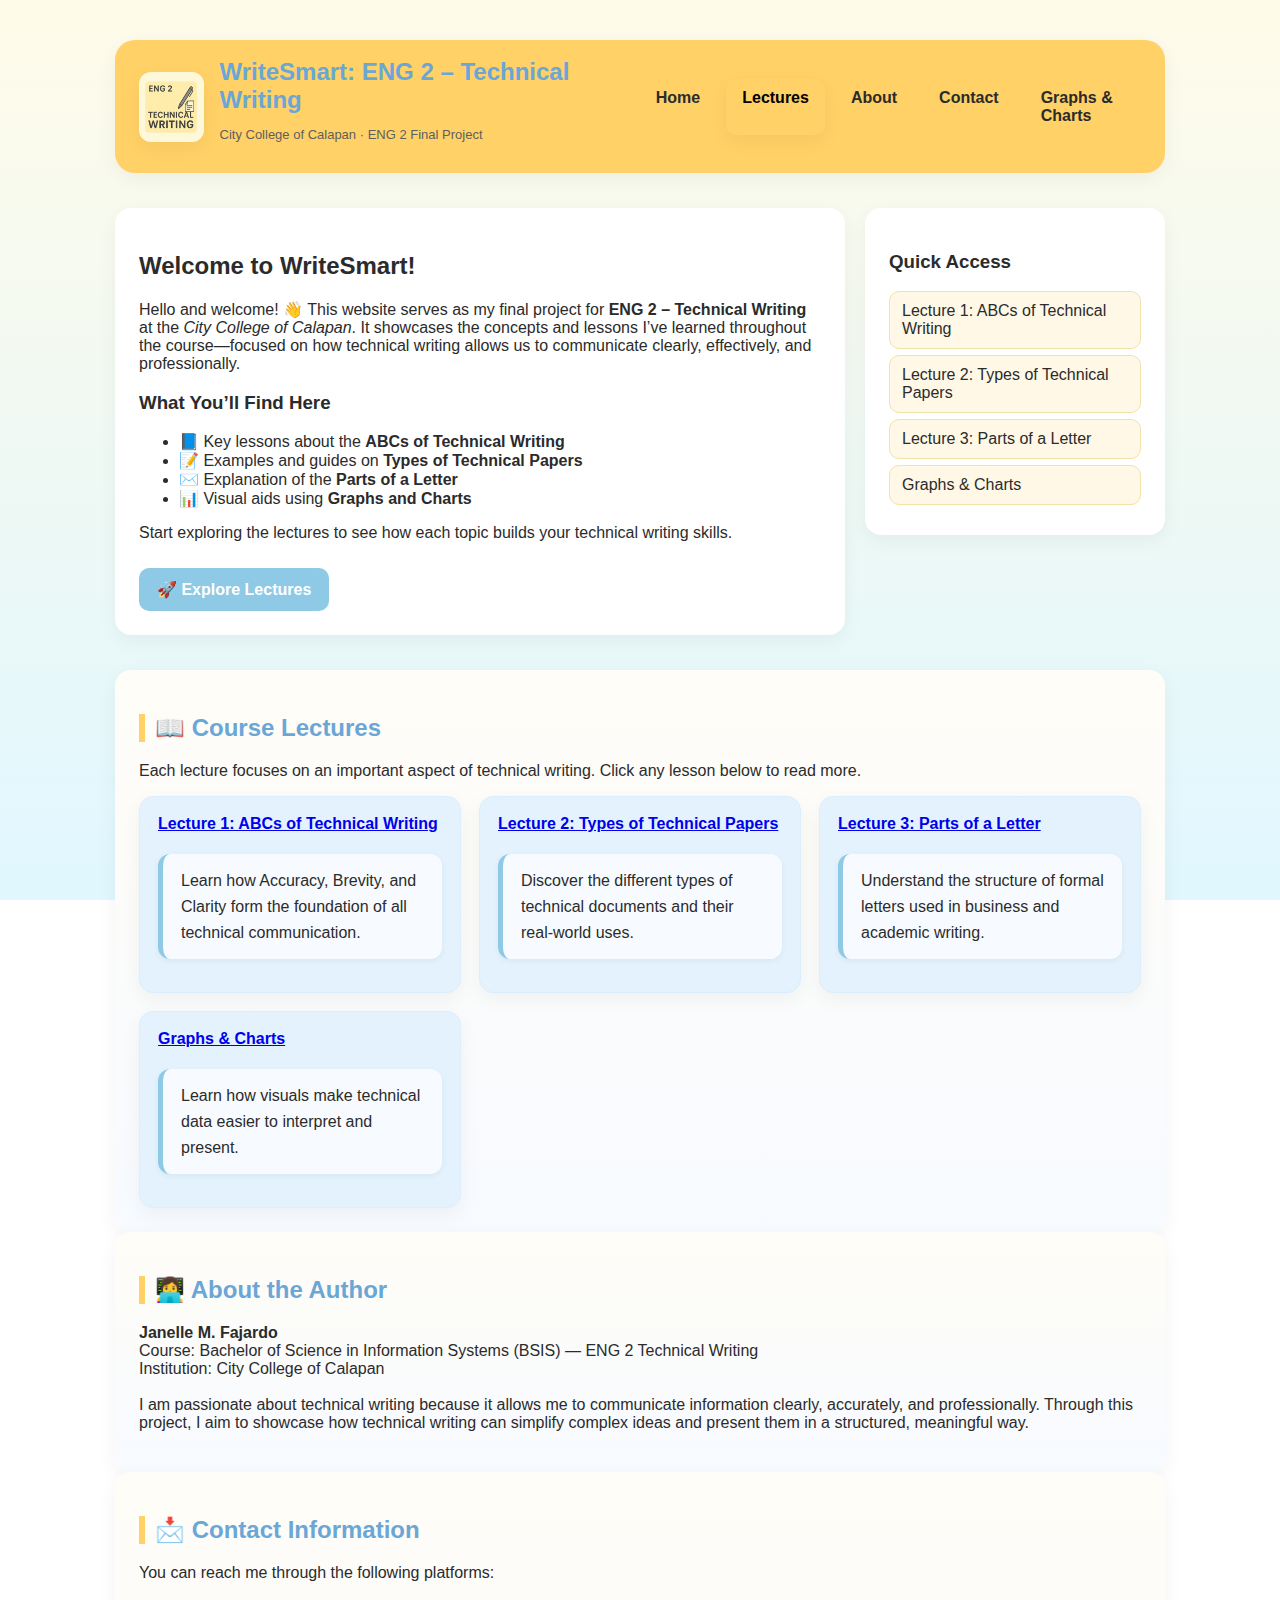
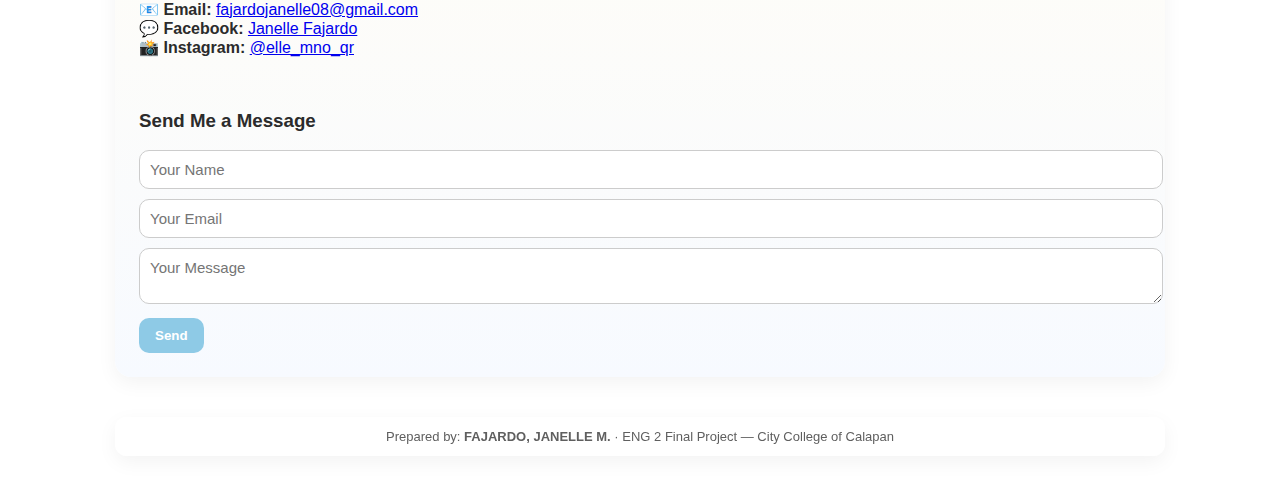
<file: index.html>
<!DOCTYPE html>
<html lang="en">
<head>
  <meta charset="UTF-8">
  <meta name="viewport" content="width=device-width, initial-scale=1.0">
  <title>WriteSmart: ENG 2 – Technical Writing</title>
  <link rel="stylesheet" href="style.css">
</head>

<body>
  <div class="site">

    <!-- ===== HEADER ===== -->
    <header>
      <div class="logo">
        <img src="logo.png" alt="ENG 2 Logo">
      </div>

      <div class="title-group">
        <h1>WriteSmart: ENG 2 – Technical Writing</h1>
        <p class="subtitle">City College of Calapan · ENG 2 Final Project</p>
      </div>

       <nav>
        <a href="index.html" class="nav-link">Home</a>
        <a href="#" class="nav-link active">Lectures</a>
        <a href="index.html#about" class="nav-link">About</a>
        <a href="index.html#contact" class="nav-link">Contact</a>
        <a href="line&graphs.html">Graphs & Charts</a>
       </nav>

    </header>

    <!-- ===== HOME SECTION ===== -->
    <section id="home" class="hero">
      <div class="card">
        <h2>Welcome to WriteSmart!</h2>
        <p>
          Hello and welcome! 👋  
          This website serves as my final project for <strong>ENG 2 – Technical Writing</strong> at the 
          <em>City College of Calapan</em>.  
          It showcases the concepts and lessons I’ve learned throughout the course—focused on how technical writing
          allows us to communicate clearly, effectively, and professionally.
        </p>

        <h3>What You’ll Find Here</h3>
        <ul>
          <li>📘 Key lessons about the <strong>ABCs of Technical Writing</strong></li>
          <li>📝 Examples and guides on <strong>Types of Technical Papers</strong></li>
          <li>✉️ Explanation of the <strong>Parts of a Letter</strong></li>
          <li>📊 Visual aids using <strong>Graphs and Charts</strong></li>
        </ul>

        <p>Start exploring the lectures to see how each topic builds your technical writing skills.</p>
        <a href="#lectures" class="big-btn">🚀 Explore Lectures</a>
      </div>

      <div class="card quick-links">
        <h3>Quick Access</h3>
        <a href="lecture1.html">Lecture 1: ABCs of Technical Writing</a>
        <a href="lecture2.html">Lecture 2: Types of Technical Papers</a>
        <a href="lecture3.html">Lecture 3: Parts of a Letter</a>
        <a href="line&graphs.html">Graphs & Charts</a>
      </div>
    </section>

    <!-- ===== LECTURES SECTION ===== -->
    <section id="lectures" class="card">
      <h2>📖 Course Lectures</h2>
      <p>Each lecture focuses on an important aspect of technical writing. Click any lesson below to read more.</p>

      <div class="lectures-grid">
        <article class="lecture">
          <h4><a href="lecture1.html">Lecture 1: ABCs of Technical Writing</a></h4>
          <p>Learn how Accuracy, Brevity, and Clarity form the foundation of all technical communication.</p>
        </article>

        <article class="lecture">
          <h4><a href="lecture2.html">Lecture 2: Types of Technical Papers</a></h4>
          <p>Discover the different types of technical documents and their real-world uses.</p>
        </article>

        <article class="lecture">
          <h4><a href="lecture3.html">Lecture 3: Parts of a Letter</a></h4>
          <p>Understand the structure of formal letters used in business and academic writing.</p>
        </article>

        <article class="lecture">
          <h4><a href="line&graphs.html">Graphs & Charts</a></h4>
          <p>Learn how visuals make technical data easier to interpret and present.</p>
        </article>
      </div>
    </section>

    <!-- ===== ABOUT SECTION ===== -->
<section id="about" class="card">
  <h2>👩‍💻 About the Author</h2>
  <p>
    <strong>Janelle M. Fajardo</strong><br>
    Course: Bachelor of Science in Information Systems (BSIS) — ENG 2 Technical Writing<br>
    Institution: City College of Calapan<br><br>
    I am passionate about technical writing because it allows me to communicate information clearly, accurately, and professionally.  
    Through this project, I aim to showcase how technical writing can simplify complex ideas and present them in a structured, meaningful way.
  </p>
</section>


   <!-- ===== CONTACT SECTION ===== -->
<section id="contact" class="card">
  <h2>📩 Contact Information</h2>
  <p>
    You can reach me through the following platforms:<br><br>
    📧 <strong>Email:</strong> <a href="mailto:fajardojanelle08@gmail.com">fajardojanelle08@gmail.com</a><br>
    💬 <strong>Facebook:</strong> <a href="https://facebook.com/Janelle Fajardo" target="_blank">Janelle Fajardo</a><br>
    📸 <strong>Instagram:</strong> <a href="https://instagram.com/elle_mno_qr" target="_blank">@elle_mno_qr</a>
  </p>

  <br>
  <h3>Send Me a Message</h3>
  <form onsubmit="alert('Message sent successfully!'); return false;">
    <input type="text" placeholder="Your Name" required>
    <input type="email" placeholder="Your Email" required>
    <textarea placeholder="Your Message" required></textarea>
    <button type="submit">Send</button>
  </form>
</section>

    <!-- ===== FOOTER ===== -->
    <footer>
      Prepared by: <strong>FAJARDO, JANELLE M.</strong> · ENG 2 Final Project — City College of Calapan
    </footer>

  </div>
</body>
</html>
</file>
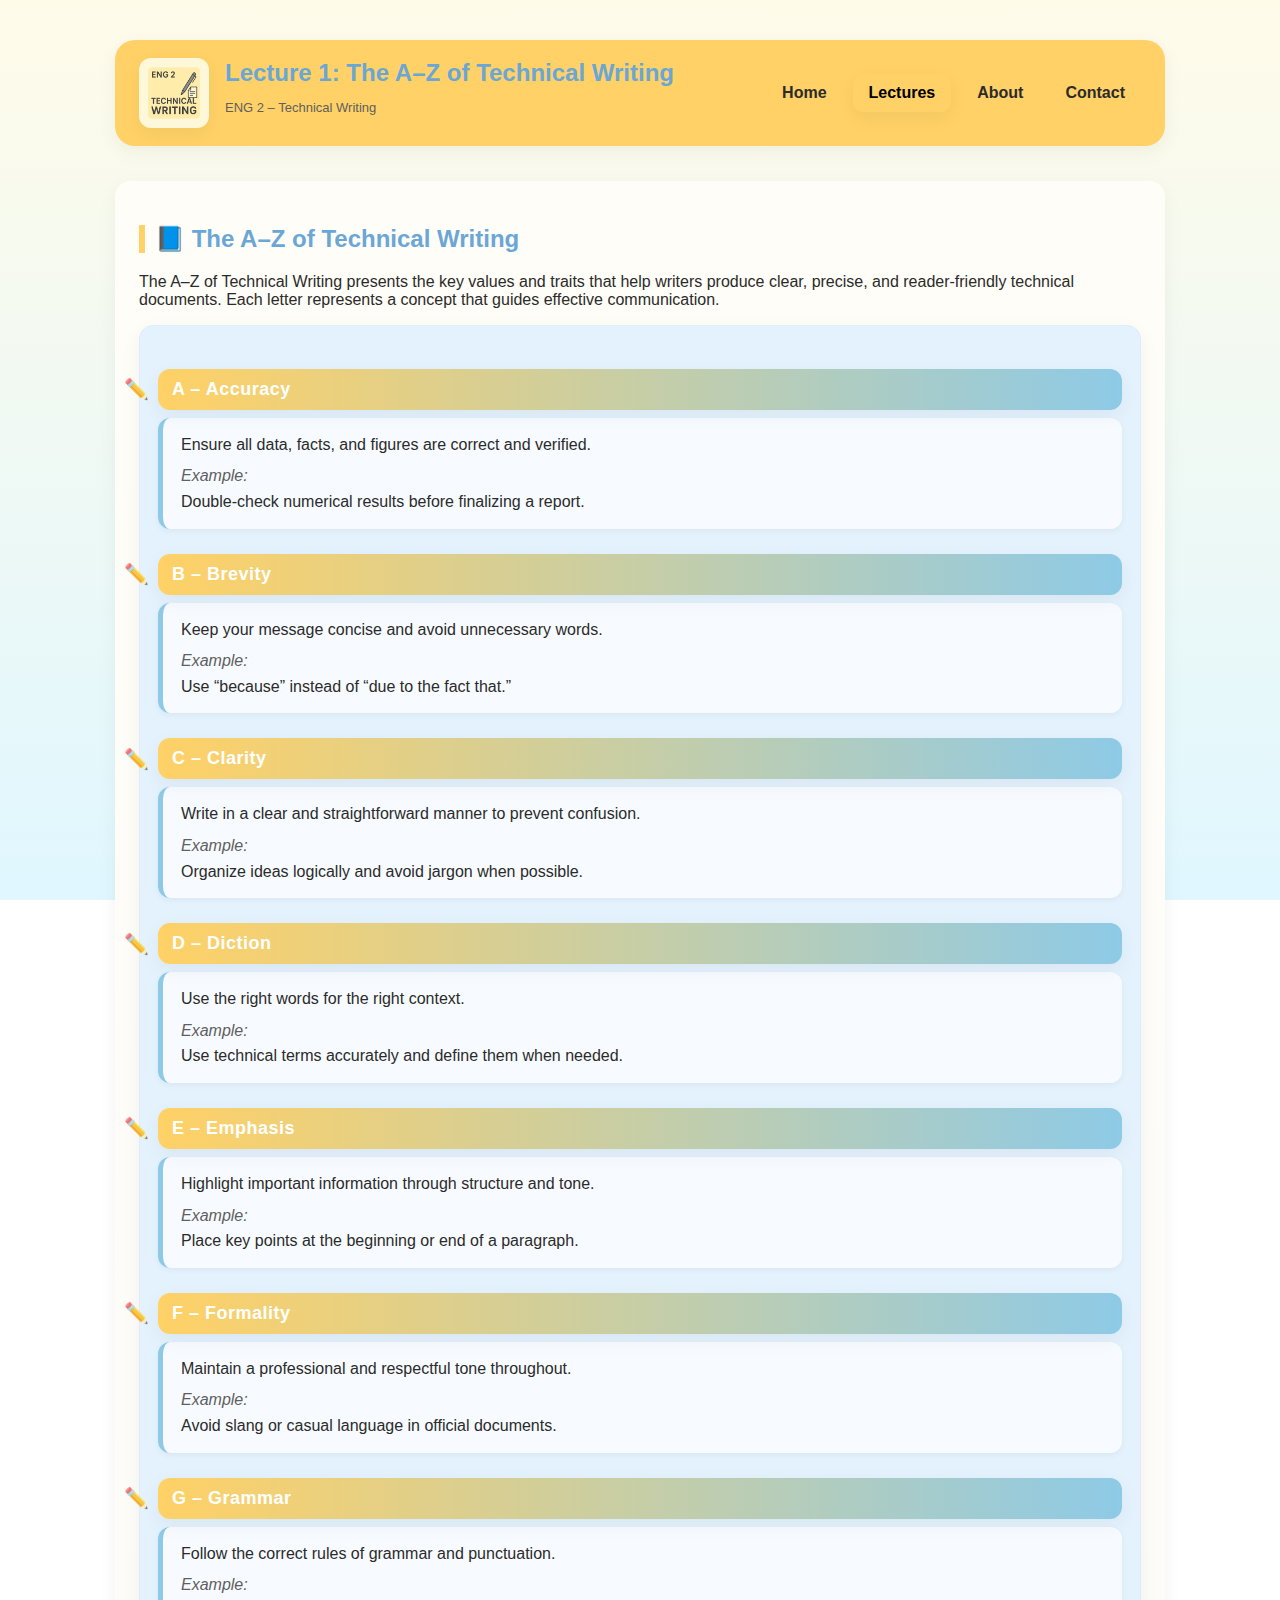
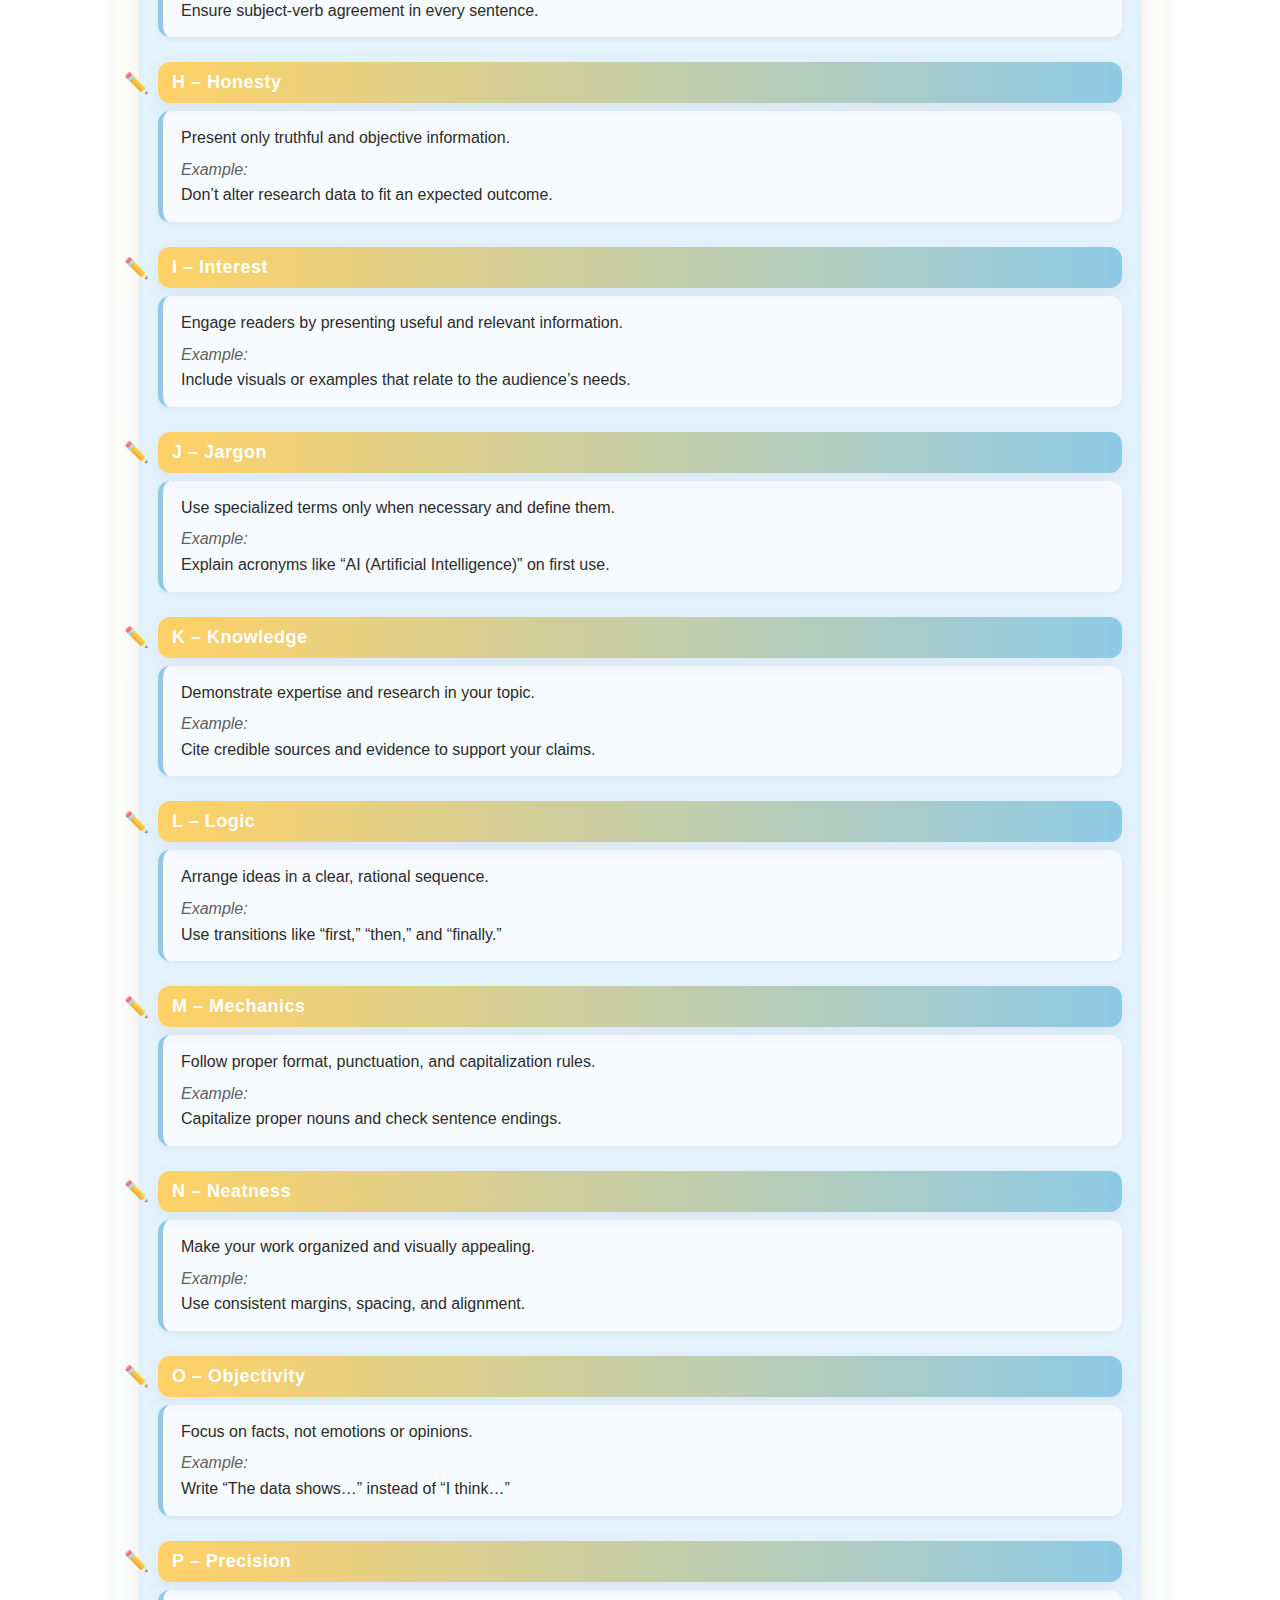
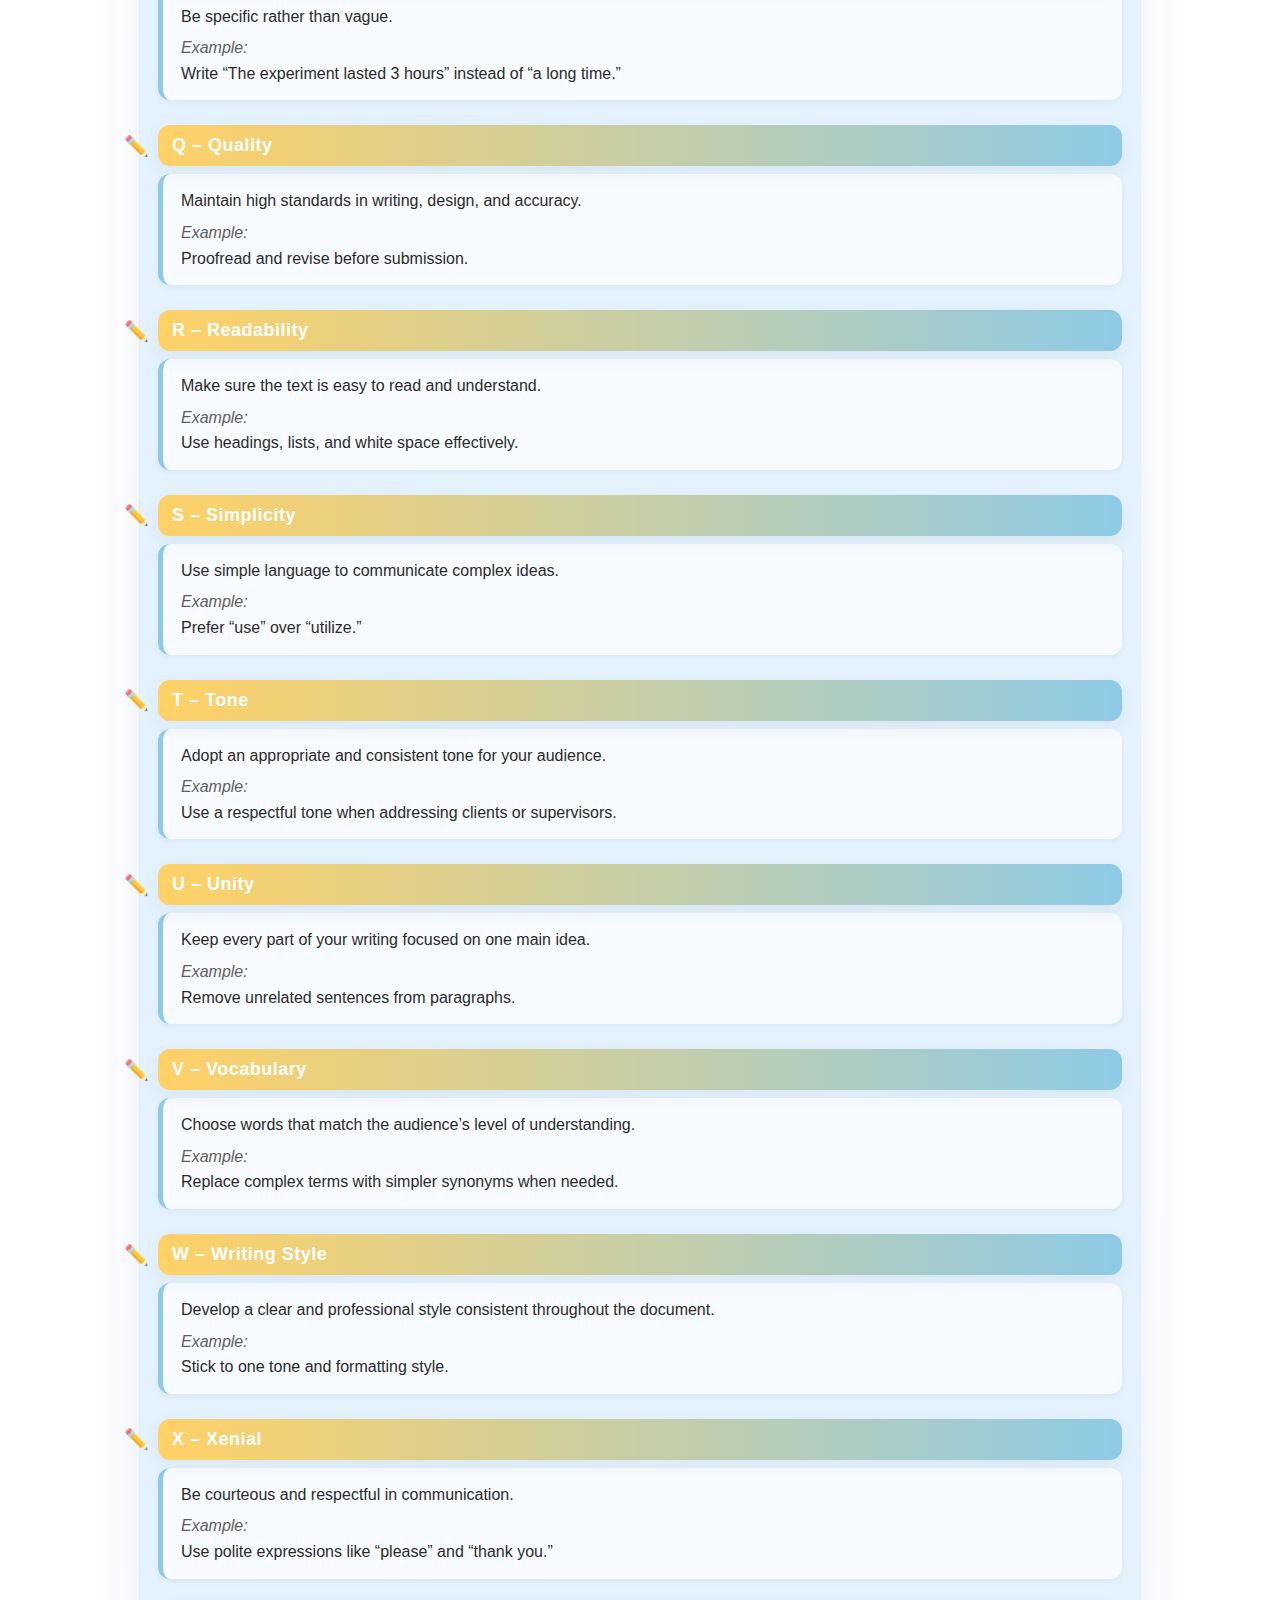
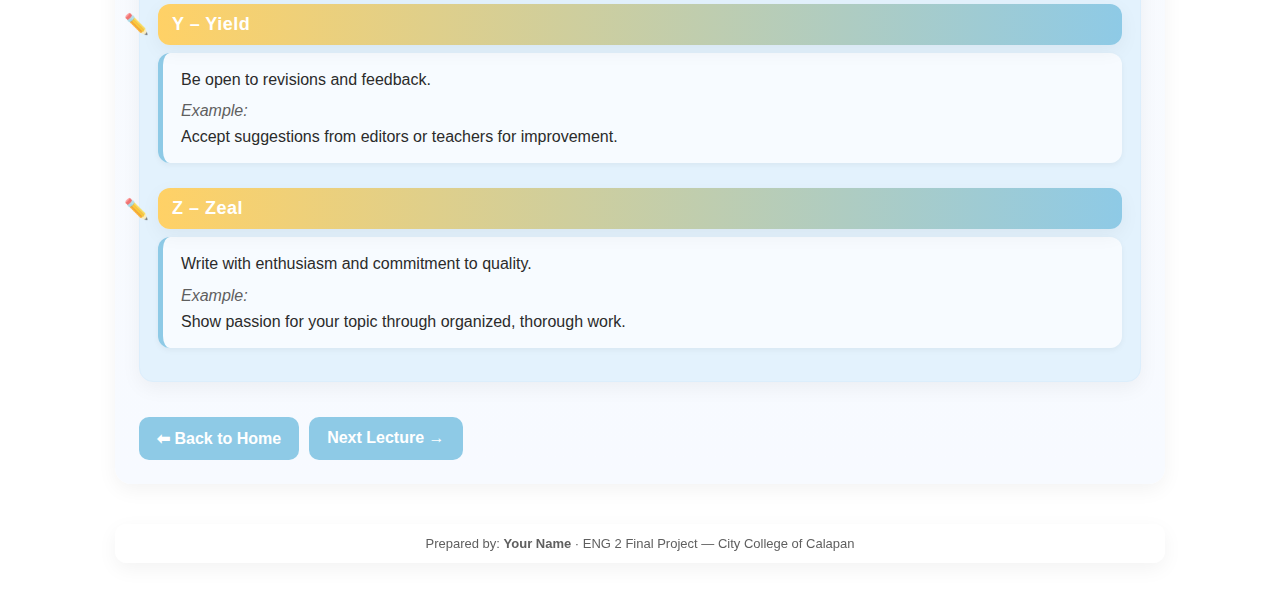
<file: lecture1.html>
<!DOCTYPE html>
<html lang="en">
<head>
  <meta charset="UTF-8">
  <meta name="viewport" content="width=device-width, initial-scale=1.0">
  <title>Lecture 1 - A–Z of Technical Writing | WriteSmart ENG 2</title>
  <link rel="stylesheet" href="style.css">
</head>
<body>
  <div class="site">

    <!-- ===== HEADER ===== -->
    <header>
      <div class="logo">
        <img src="logo.png" alt="Logo">
      </div>

      <div>
        <h1>Lecture 1: The A–Z of Technical Writing</h1>
        <p class="subtitle">ENG 2 – Technical Writing</p>
      </div>

      <nav>
        <a href="index.html">Home</a>
        <a href="#" class="active">Lectures</a>
        <a href="index.html#about">About</a>
        <a href="index.html#contact">Contact</a>
      </nav>
    </header>

    <!-- ===== CONTENT ===== -->
    <section class="card">
      <h2>📘 The A–Z of Technical Writing</h2>
      <p>
        The A–Z of Technical Writing presents the key values and traits that help writers produce clear, precise, and reader-friendly technical documents.  
        Each letter represents a concept that guides effective communication.
      </p>

      <div class="lecture">

        <h3>A – Accuracy</h3>
        <p>Ensure all data, facts, and figures are correct and verified.<br>
        <em>Example:</em> Double-check numerical results before finalizing a report.</p>

        <h3>B – Brevity</h3>
        <p>Keep your message concise and avoid unnecessary words.<br>
        <em>Example:</em> Use “because” instead of “due to the fact that.”</p>

        <h3>C – Clarity</h3>
        <p>Write in a clear and straightforward manner to prevent confusion.<br>
        <em>Example:</em> Organize ideas logically and avoid jargon when possible.</p>

        <h3>D – Diction</h3>
        <p>Use the right words for the right context.<br>
        <em>Example:</em> Use technical terms accurately and define them when needed.</p>

        <h3>E – Emphasis</h3>
        <p>Highlight important information through structure and tone.<br>
        <em>Example:</em> Place key points at the beginning or end of a paragraph.</p>

        <h3>F – Formality</h3>
        <p>Maintain a professional and respectful tone throughout.<br>
        <em>Example:</em> Avoid slang or casual language in official documents.</p>

        <h3>G – Grammar</h3>
        <p>Follow the correct rules of grammar and punctuation.<br>
        <em>Example:</em> Ensure subject-verb agreement in every sentence.</p>

        <h3>H – Honesty</h3>
        <p>Present only truthful and objective information.<br>
        <em>Example:</em> Don’t alter research data to fit an expected outcome.</p>

        <h3>I – Interest</h3>
        <p>Engage readers by presenting useful and relevant information.<br>
        <em>Example:</em> Include visuals or examples that relate to the audience’s needs.</p>

        <h3>J – Jargon</h3>
        <p>Use specialized terms only when necessary and define them.<br>
        <em>Example:</em> Explain acronyms like “AI (Artificial Intelligence)” on first use.</p>

        <h3>K – Knowledge</h3>
        <p>Demonstrate expertise and research in your topic.<br>
        <em>Example:</em> Cite credible sources and evidence to support your claims.</p>

        <h3>L – Logic</h3>
        <p>Arrange ideas in a clear, rational sequence.<br>
        <em>Example:</em> Use transitions like “first,” “then,” and “finally.”</p>

        <h3>M – Mechanics</h3>
        <p>Follow proper format, punctuation, and capitalization rules.<br>
        <em>Example:</em> Capitalize proper nouns and check sentence endings.</p>

        <h3>N – Neatness</h3>
        <p>Make your work organized and visually appealing.<br>
        <em>Example:</em> Use consistent margins, spacing, and alignment.</p>

        <h3>O – Objectivity</h3>
        <p>Focus on facts, not emotions or opinions.<br>
        <em>Example:</em> Write “The data shows…” instead of “I think…”</p>

        <h3>P – Precision</h3>
        <p>Be specific rather than vague.<br>
        <em>Example:</em> Write “The experiment lasted 3 hours” instead of “a long time.”</p>

        <h3>Q – Quality</h3>
        <p>Maintain high standards in writing, design, and accuracy.<br>
        <em>Example:</em> Proofread and revise before submission.</p>

        <h3>R – Readability</h3>
        <p>Make sure the text is easy to read and understand.<br>
        <em>Example:</em> Use headings, lists, and white space effectively.</p>

        <h3>S – Simplicity</h3>
        <p>Use simple language to communicate complex ideas.<br>
        <em>Example:</em> Prefer “use” over “utilize.”</p>

        <h3>T – Tone</h3>
        <p>Adopt an appropriate and consistent tone for your audience.<br>
        <em>Example:</em> Use a respectful tone when addressing clients or supervisors.</p>

        <h3>U – Unity</h3>
        <p>Keep every part of your writing focused on one main idea.<br>
        <em>Example:</em> Remove unrelated sentences from paragraphs.</p>

        <h3>V – Vocabulary</h3>
        <p>Choose words that match the audience’s level of understanding.<br>
        <em>Example:</em> Replace complex terms with simpler synonyms when needed.</p>

        <h3>W – Writing Style</h3>
        <p>Develop a clear and professional style consistent throughout the document.<br>
        <em>Example:</em> Stick to one tone and formatting style.</p>

        <h3>X – Xenial</h3>
        <p>Be courteous and respectful in communication.<br>
        <em>Example:</em> Use polite expressions like “please” and “thank you.”</p>

        <h3>Y – Yield</h3>
        <p>Be open to revisions and feedback.<br>
        <em>Example:</em> Accept suggestions from editors or teachers for improvement.</p>

        <h3>Z – Zeal</h3>
        <p>Write with enthusiasm and commitment to quality.<br>
        <em>Example:</em> Show passion for your topic through organized, thorough work.</p>
      </div>

      <div style="margin-top:25px; display:flex; gap:10px;">
        <a href="index.html" class="big-btn">⬅ Back to Home</a>
        <a href="lecture2.html" class="big-btn">Next Lecture →</a>
      </div>
    </section>

    <!-- ===== FOOTER ===== -->
    <footer>
      Prepared by: <strong>Your Name</strong> · ENG 2 Final Project — City College of Calapan
    </footer>

  </div>
</body>
</html>
</file>
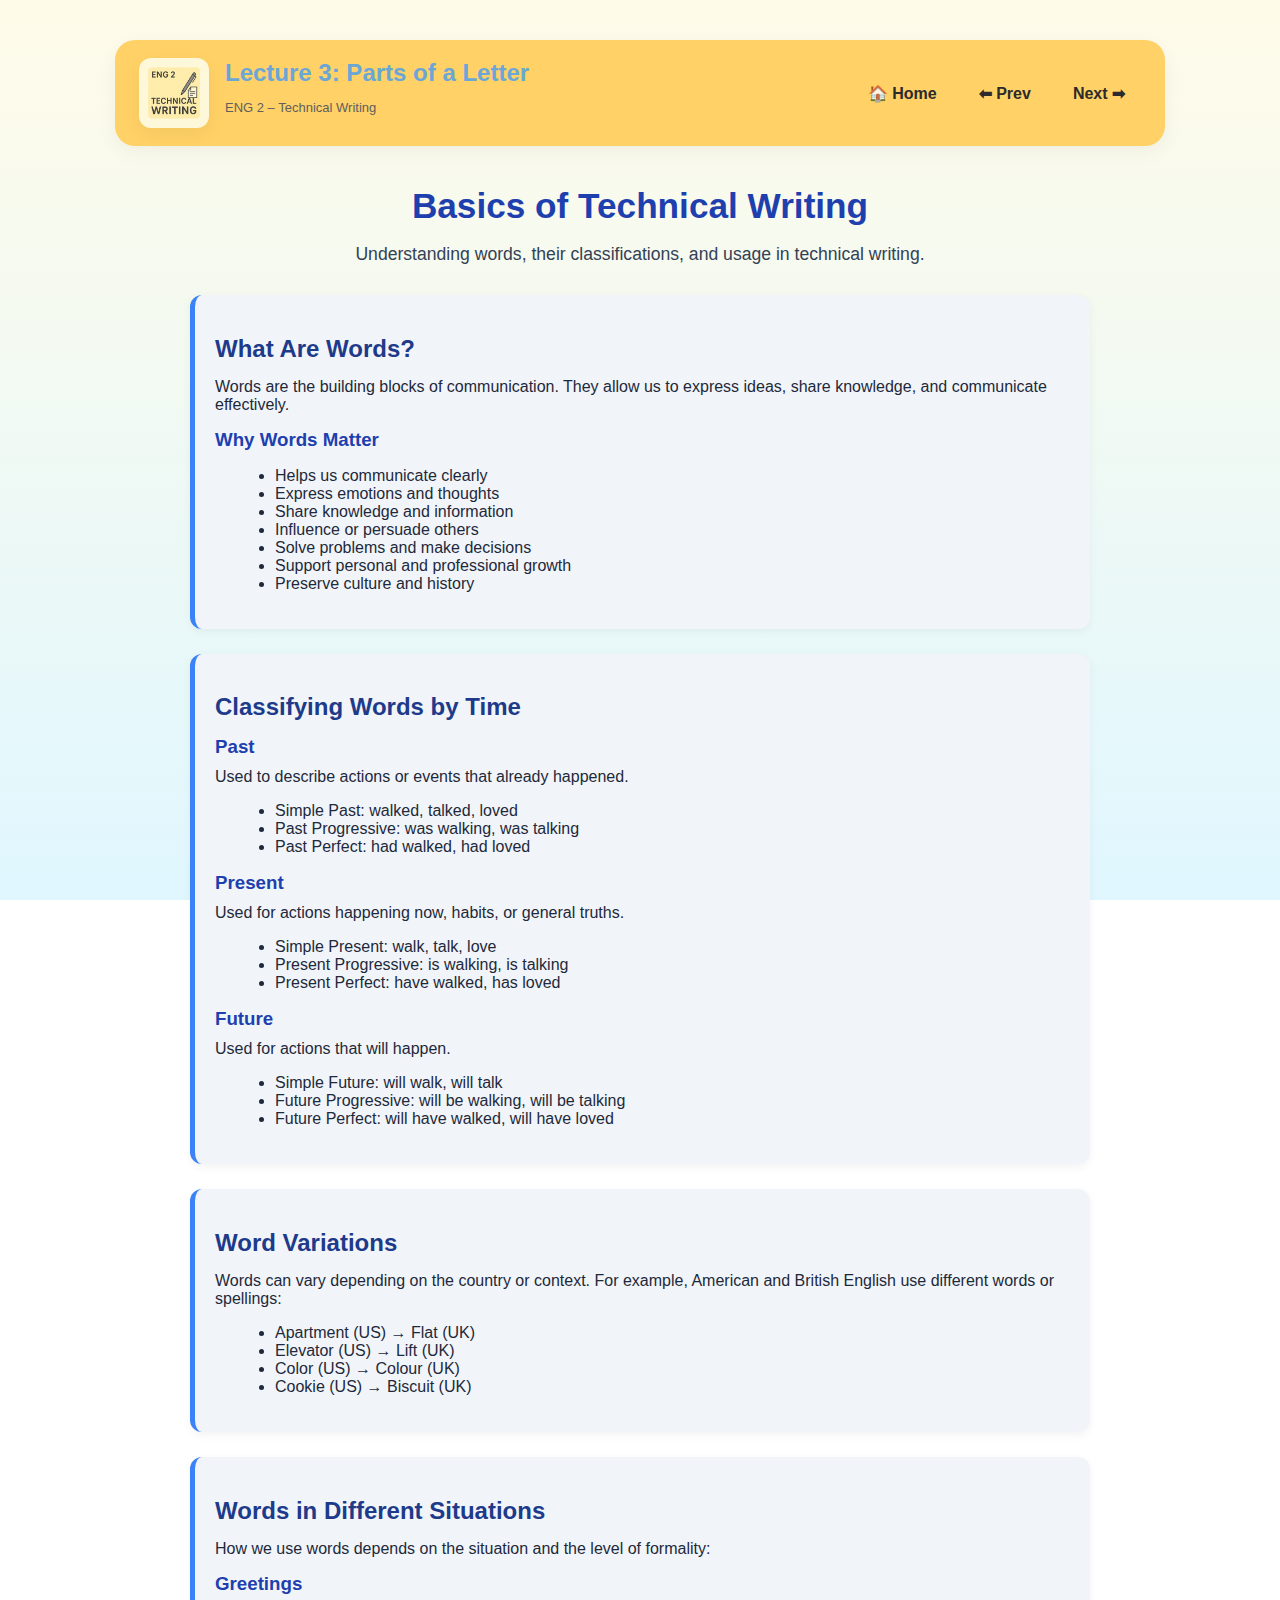
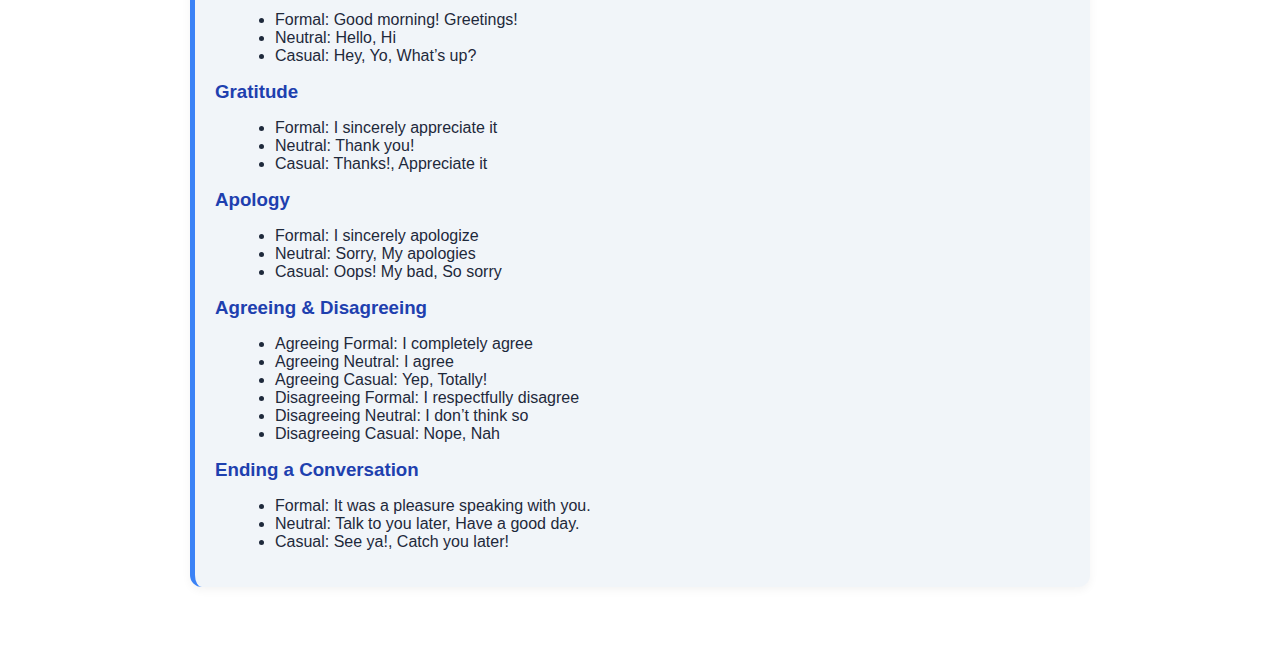
<file: lecture2.html>
<!DOCTYPE html>
<html lang="en">
<head>
  <meta charset="UTF-8">
  <meta name="viewport" content="width=device-width, initial-scale=1.0">
  <title>Lecture 3 - Parts of a Letter</title>
  <link rel="stylesheet" href="style.css">
</head>
<body>
  <div class="site">
    <header>
      <div class="logo">
        <img src="logo.png" alt="Logo">
      </div>
      <div>
        <h1>Lecture 3: Parts of a Letter</h1>
        <p class="subtitle">ENG 2 – Technical Writing</p>
      </div>
      <nav>
        <a href="index.html">🏠 Home</a>
        <a href="lecture1.html">⬅ Prev</a>
        <a href="lecture3.html">Next ➡</a>
      </nav>
    </header>

    <!-- Basics of Technical Writing (Student Version) -->
<section class="basics-tw">
  <h1 class="main-title">Basics of Technical Writing</h1>
  <p class="intro">Understanding words, their classifications, and usage in technical writing.</p>

  <!-- Words Section -->
  <div class="section-card">
    <h2>What Are Words?</h2>
    <p>Words are the building blocks of communication. They allow us to express ideas, share knowledge, and communicate effectively.</p>

    <h3>Why Words Matter</h3>
    <ul>
      <li>Helps us communicate clearly</li>
      <li>Express emotions and thoughts</li>
      <li>Share knowledge and information</li>
      <li>Influence or persuade others</li>
      <li>Solve problems and make decisions</li>
      <li>Support personal and professional growth</li>
      <li>Preserve culture and history</li>
    </ul>
  </div>

  <!-- Words by Time -->
  <div class="section-card">
    <h2>Classifying Words by Time</h2>

    <h3>Past</h3>
    <p>Used to describe actions or events that already happened.</p>
    <ul>
      <li>Simple Past: walked, talked, loved</li>
      <li>Past Progressive: was walking, was talking</li>
      <li>Past Perfect: had walked, had loved</li>
    </ul>

    <h3>Present</h3>
    <p>Used for actions happening now, habits, or general truths.</p>
    <ul>
      <li>Simple Present: walk, talk, love</li>
      <li>Present Progressive: is walking, is talking</li>
      <li>Present Perfect: have walked, has loved</li>
    </ul>

    <h3>Future</h3>
    <p>Used for actions that will happen.</p>
    <ul>
      <li>Simple Future: will walk, will talk</li>
      <li>Future Progressive: will be walking, will be talking</li>
      <li>Future Perfect: will have walked, will have loved</li>
    </ul>
  </div>

  <!-- Word Variations -->
  <div class="section-card">
    <h2>Word Variations</h2>
    <p>Words can vary depending on the country or context. For example, American and British English use different words or spellings:</p>
    <ul>
      <li>Apartment (US) → Flat (UK)</li>
      <li>Elevator (US) → Lift (UK)</li>
      <li>Color (US) → Colour (UK)</li>
      <li>Cookie (US) → Biscuit (UK)</li>
    </ul>
  </div>

  <!-- Words in Situations -->
  <div class="section-card">
    <h2>Words in Different Situations</h2>
    <p>How we use words depends on the situation and the level of formality:</p>

    <h3>Greetings</h3>
    <ul>
      <li>Formal: Good morning! Greetings!</li>
      <li>Neutral: Hello, Hi</li>
      <li>Casual: Hey, Yo, What’s up?</li>
    </ul>

    <h3>Gratitude</h3>
    <ul>
      <li>Formal: I sincerely appreciate it</li>
      <li>Neutral: Thank you!</li>
      <li>Casual: Thanks!, Appreciate it</li>
    </ul>

    <h3>Apology</h3>
    <ul>
      <li>Formal: I sincerely apologize</li>
      <li>Neutral: Sorry, My apologies</li>
      <li>Casual: Oops! My bad, So sorry</li>
    </ul>

    <h3>Agreeing & Disagreeing</h3>
    <ul>
      <li>Agreeing Formal: I completely agree</li>
      <li>Agreeing Neutral: I agree</li>
      <li>Agreeing Casual: Yep, Totally!</li>
      <li>Disagreeing Formal: I respectfully disagree</li>
      <li>Disagreeing Neutral: I don’t think so</li>
      <li>Disagreeing Casual: Nope, Nah</li>
    </ul>

    <h3>Ending a Conversation</h3>
    <ul>
      <li>Formal: It was a pleasure speaking with you.</li>
      <li>Neutral: Talk to you later, Have a good day.</li>
      <li>Casual: See ya!, Catch you later!</li>
    </ul>
  </div>
</section>

<!-- CSS Styling -->
<style>
.basics-tw {
  font-family: 'Poppins', sans-serif;
  max-width: 900px;
  margin: 40px auto;
  padding: 0 20px;
  color: #1e293b;
}

.main-title {
  text-align: center;
  font-size: 2.2em;
  color: #1e40af;
  margin-bottom: 10px;
}

.intro {
  text-align: center;
  font-size: 1.1em;
  margin-bottom: 30px;
  color: #334155;
}

.section-card {
  background: #f1f5f9;
  border-left: 5px solid #3b82f6;
  border-radius: 12px;
  padding: 20px;
  margin-bottom: 25px;
  box-shadow: 0 3px 10px rgba(0,0,0,0.05);
}

.section-card h2 {
  color: #1e3a8a;
  margin-bottom: 15px;
}

.section-card h3 {
  color: #1e40af;
  margin-top: 15px;
  margin-bottom: 10px;
}

.section-card ul {
  margin-left: 20px;
  list-style-type: disc;
}

.section-card p {
  margin: 6px 0;
}
</style>
</file>
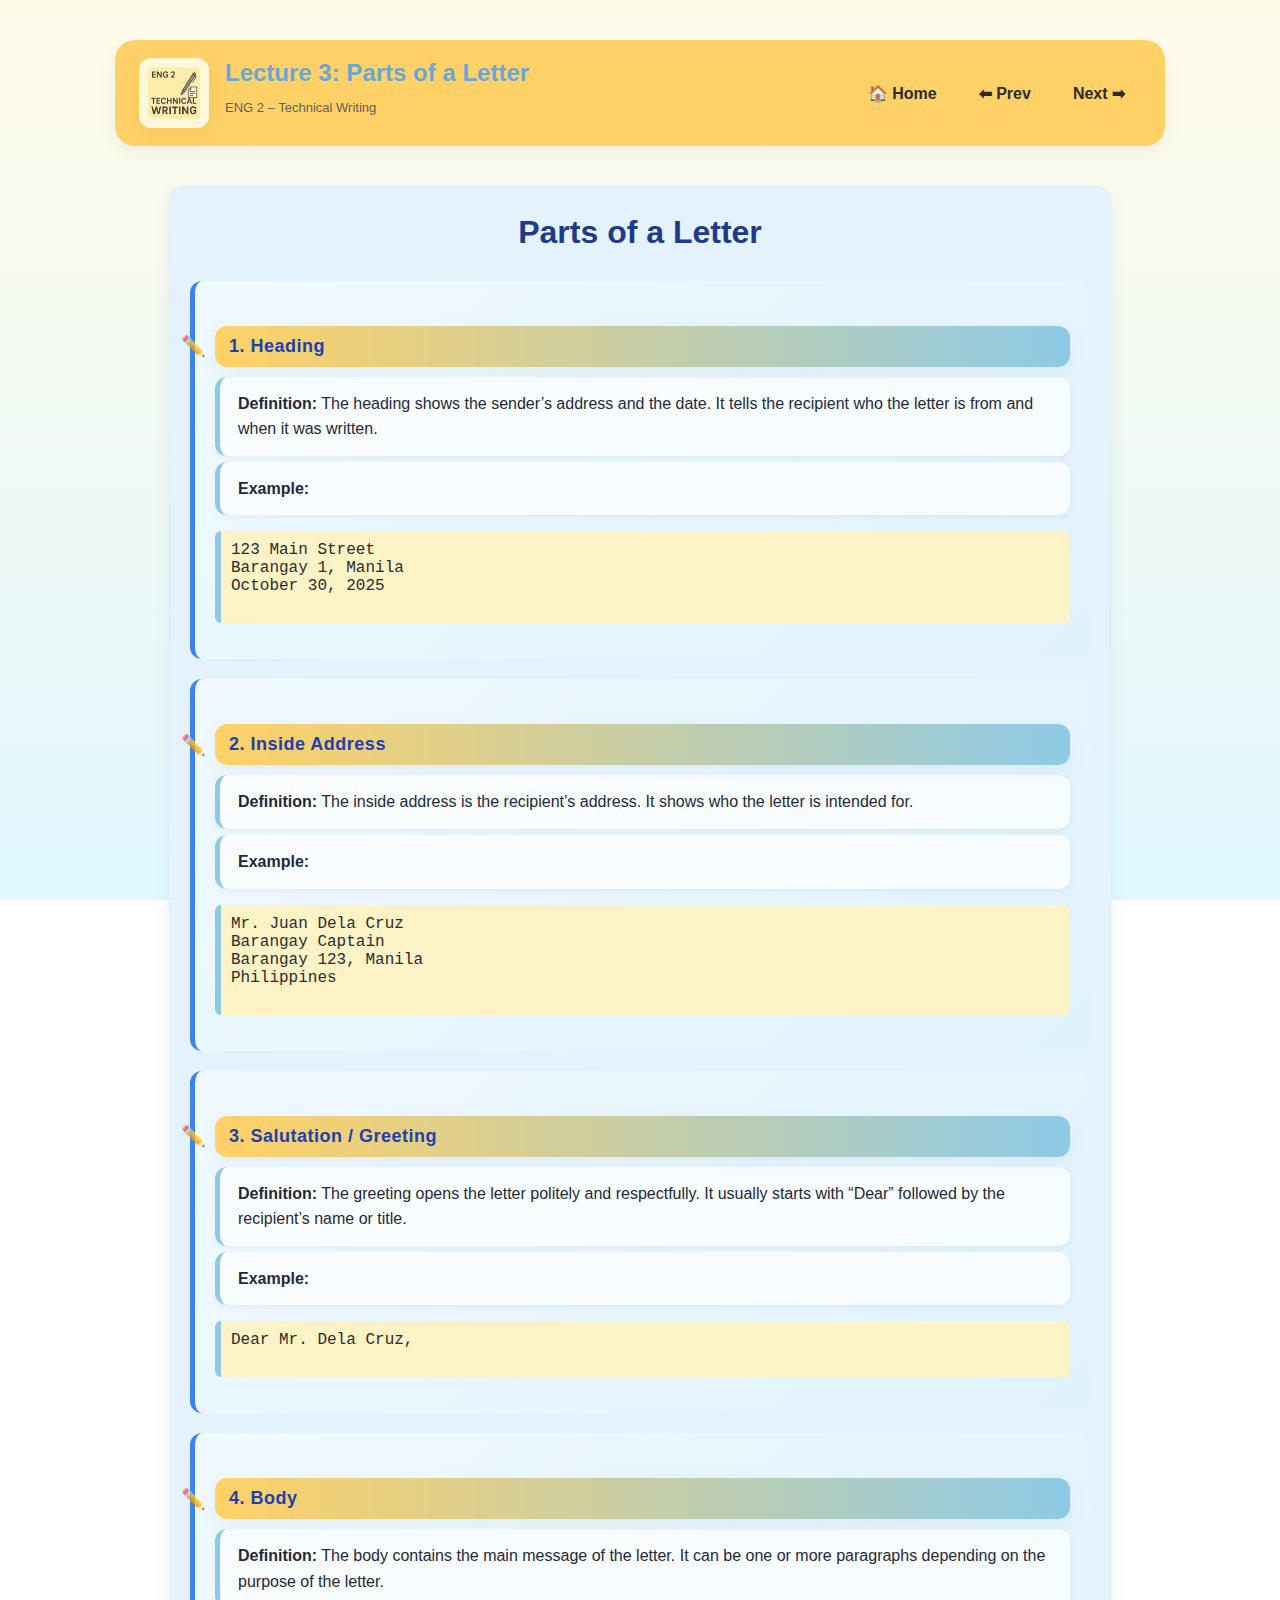
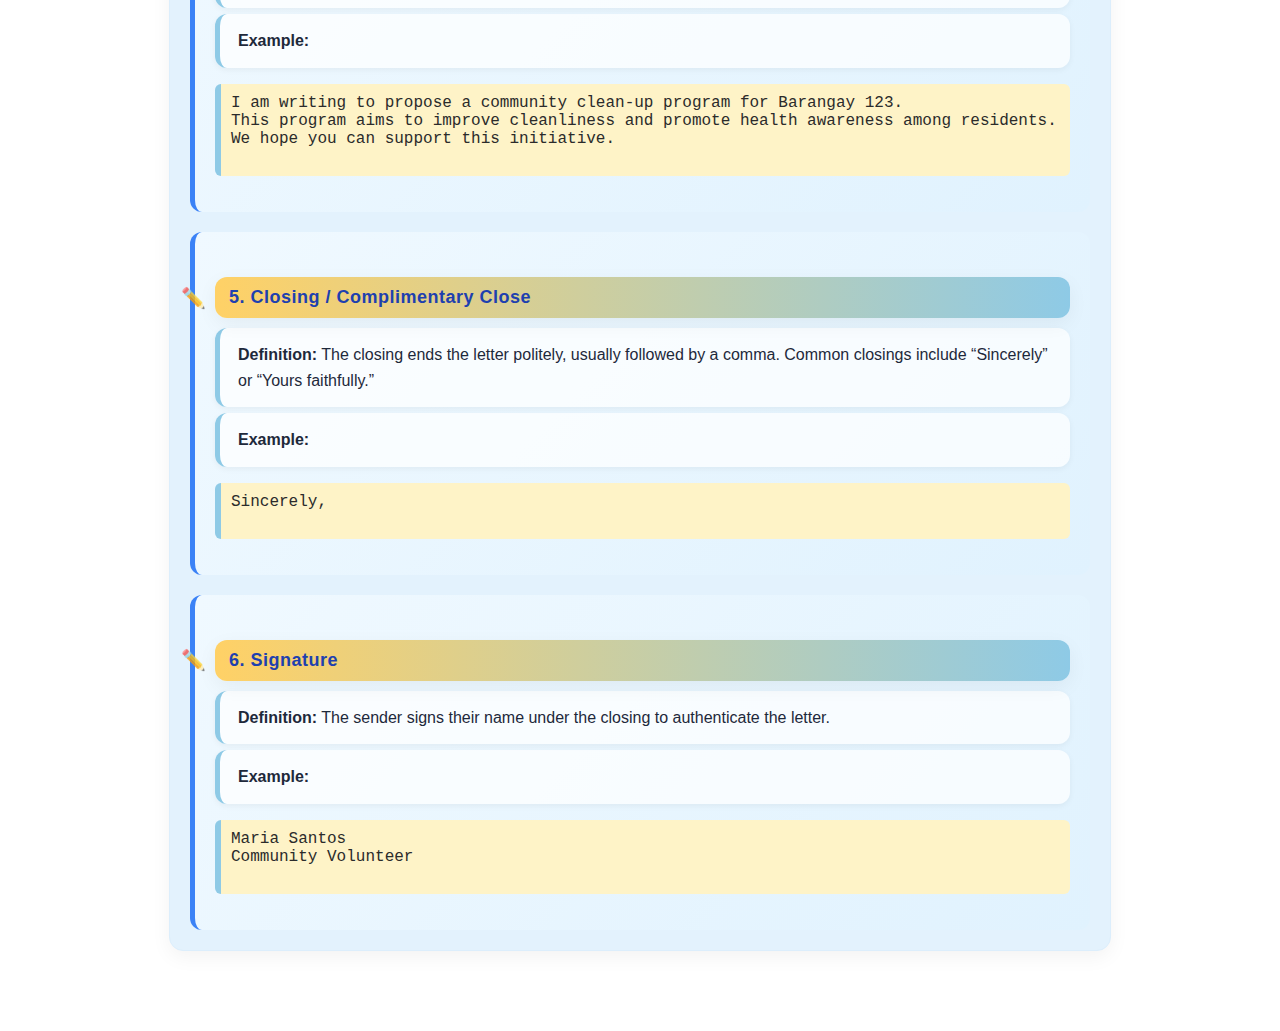
<file: lecture3.html>
<!DOCTYPE html>
<html lang="en">
<head>
  <meta charset="UTF-8">
  <meta name="viewport" content="width=device-width, initial-scale=1.0">
  <title>Lecture 3 - Parts of a Letter</title>
  <link rel="stylesheet" href="style.css">
</head>
<body>
  <div class="site">
    <header>
      <div class="logo">
        <img src="logo.png" alt="Logo">
      </div>
      <div>
        <h1>Lecture 3: Parts of a Letter</h1>
        <p class="subtitle">ENG 2 – Technical Writing</p>
      </div>
      <nav>
        <a href="index.html">🏠 Home</a>
        <a href="lecture2.html">⬅ Prev</a>
        <a href="lecture4.html">Next ➡</a>
      </nav>
    </header>

   <!-- Lecture: Parts of a Letter -->
<section class="lecture letter-parts">
  <h2 class="lecture-title">Parts of a Letter</h2>

  <!-- Heading -->
  <div class="type-card">
    <h3>1. Heading</h3>
    <p><strong>Definition:</strong> The heading shows the sender’s address and the date. It tells the recipient who the letter is from and when it was written.</p>
    <p><strong>Example:</strong></p>
    <pre>
123 Main Street
Barangay 1, Manila
October 30, 2025
    </pre>
  </div>

  <!-- Inside Address -->
  <div class="type-card">
    <h3>2. Inside Address</h3>
    <p><strong>Definition:</strong> The inside address is the recipient’s address. It shows who the letter is intended for.</p>
    <p><strong>Example:</strong></p>
    <pre>
Mr. Juan Dela Cruz
Barangay Captain
Barangay 123, Manila
Philippines
    </pre>
  </div>

  <!-- Salutation / Greeting -->
  <div class="type-card">
    <h3>3. Salutation / Greeting</h3>
    <p><strong>Definition:</strong> The greeting opens the letter politely and respectfully. It usually starts with “Dear” followed by the recipient’s name or title.</p>
    <p><strong>Example:</strong></p>
    <pre>
Dear Mr. Dela Cruz,
    </pre>
  </div>

  <!-- Body -->
  <div class="type-card">
    <h3>4. Body</h3>
    <p><strong>Definition:</strong> The body contains the main message of the letter. It can be one or more paragraphs depending on the purpose of the letter.</p>
    <p><strong>Example:</strong></p>
    <pre>
I am writing to propose a community clean-up program for Barangay 123.
This program aims to improve cleanliness and promote health awareness among residents.
We hope you can support this initiative.
    </pre>
  </div>

  <!-- Closing / Complimentary Close -->
  <div class="type-card">
    <h3>5. Closing / Complimentary Close</h3>
    <p><strong>Definition:</strong> The closing ends the letter politely, usually followed by a comma. Common closings include “Sincerely” or “Yours faithfully.”</p>
    <p><strong>Example:</strong></p>
    <pre>
Sincerely,
    </pre>
  </div>

  <!-- Signature -->
  <div class="type-card">
    <h3>6. Signature</h3>
    <p><strong>Definition:</strong> The sender signs their name under the closing to authenticate the letter.</p>
    <p><strong>Example:</strong></p>
    <pre>
Maria Santos
Community Volunteer
    </pre>
  </div>
</section>

<!-- CSS Styling -->
<style>
.lecture.letter-parts {
  font-family: 'Poppins', sans-serif;
  max-width: 900px;
  margin: 40px auto;
  padding: 0 20px;
}

.lecture-title {
  text-align: center;
  font-size: 2em;
  color: #1e3a8a;
  margin-bottom: 30px;
}

.type-card {
  background: linear-gradient(135deg, #f0f9ff, #e0f2fe);
  border-left: 5px solid #3b82f6;
  border-radius: 12px;
  padding: 20px;
  margin-bottom: 20px;
  transition: transform 0.3s, box-shadow 0.3s;
}

.type-card:hover {
  transform: translateY(-5px);
  box-shadow: 0 8px 20px rgba(0,0,0,0.1);
}

.type-card h3 {
  color: #1e40af;
  margin-bottom: 10px;
}

.type-card p {
  margin: 6px 0;
  color: #1e293b;
}

.type-card pre {
  background-color: #fef3c7;
  padding: 10px;
  border-radius: 6px;
  font-family: 'Courier New', monospace;
  overflow-x: auto;
}
</style>
</file>
<file: style.css>
/* ===== Root Variables ===== */
:root {
  --bg1: #fffbe9;          /* soft pastel yellow */
  --bg2: #e0f7ff;          /* soft pastel blue */
  --accent: #8ecae6;       /* main pastel blue */
  --accent-hover: #6aa6d6; 
  --card: #ffffff;        
  --text: #2b2b2b;        
  --muted: #5f5f5f;
  --btn: #ffd166;          /* pastel yellow button */
  --btn-hover: #ffca3a;
  --shadow: 0 6px 20px rgba(0, 0, 0, 0.05);
  font-family: "Poppins", sans-serif;
}

/* ===== General Layout ===== */
body {
  margin: 0;
  padding: 40px 20px;
  display: flex;
  justify-content: center;
  color: var(--text);
  background: linear-gradient(180deg, var(--bg1) 0%, var(--bg2) 100%);
  background-attachment: fixed;
}

.site {
  width: 100%;
  max-width: 1050px;
}

/* ===== Header ===== */
/* ===== Header ===== */
header {
  display: flex;
  align-items: center;
  gap: 16px;
  margin-bottom: 35px;
  background: var(--btn); /* full yellow navbar background */
  padding: 18px 24px;
  border-radius: 20px;
  box-shadow: var(--shadow);
}

.logo {
  width: 70px;
  height: 70px;
  background: #fff;
  border-radius: 12px;
  display: flex;
  align-items: center;
  justify-content: center;
  overflow: hidden;
  box-shadow: var(--shadow);
}

h1 {
  font-size: 24px;
  margin: 0;
  color: #2b2b2b;
}

.subtitle {
  color: #444;
  font-size: 13px;
}

nav {
  margin-left: auto;
  display: flex;
  gap: 10px;
}

/* === Navigation Links === */
nav a {
  text-decoration: none;
  color: #2b2b2b; /* dark text */
  padding: 10px 16px;
  border-radius: 10px;
  font-weight: 600;
  transition: all 0.3s ease;
}

/* hover effect only */
nav a:hover {
  background: rgba(255, 255, 255, 0.6); /* white-ish hover bubble */
  box-shadow: 0 4px 10px rgba(0, 0, 0, 0.05);
}

/* active tab look — subtle */
nav a.active {
  background: rgba(255, 255, 255, 0.8);
  color: #000;
  box-shadow: 0 4px 10px rgba(0, 0, 0, 0.1);
}



.logo {
  width: 70px;
  height: 70px;
  background: var(--btn);
  border-radius: 12px;
  display: flex;
  align-items: center;
  justify-content: center;
  overflow: hidden;
  box-shadow: var(--shadow);
}

.logo img {
  width: 100%;
  height: 100%;
  object-fit: cover;
}

h1 {
  font-size: 24px;
  margin: 0;
  color: var(--accent-hover);
}

.subtitle {
  color: var(--muted);
  font-size: 13px;
}

nav {
  margin-left: auto;
  display: flex;
  gap: 10px;
}

nav a {
  text-decoration: none;
  color: var(--text);
  padding: 10px 16px;
  border-radius: 10px;
  font-weight: 600;
  transition: all 0.3s ease;
}

nav a:hover {
  background: var(--accent);
  color: #fff;
  box-shadow: var(--shadow);
}

nav a.active {
  background: var(--btn);
  box-shadow: var(--shadow);
  color: #000;
}

/* ===== Sections ===== */
.hero {
  display: grid;
  grid-template-columns: 1fr 300px;
  gap: 20px;
  align-items: start;
  margin-bottom: 35px;
}

.card {
  background: var(--card);
  padding: 24px;
  border-radius: 16px;
  box-shadow: var(--shadow);
  transition: 0.3s;
}

.card:hover {
  transform: translateY(-4px);
}

/* ===== Buttons ===== */
.big-btn {
  display: inline-block;
  background: var(--accent);
  color: #fff;
  padding: 12px 18px;
  border-radius: 10px;
  text-decoration: none;
  font-weight: 700;
  margin-top: 10px;
  transition: all 0.3s;
}

.big-btn:hover {
  background: var(--accent-hover);
  transform: translateY(-2px);
}

/* ===== Quick Links ===== */
.quick-links a {
  display: block;
  text-decoration: none;
  color: var(--text);
  background: #fff8e6;
  border: 1px solid #f3e2a9;
  padding: 10px 12px;
  border-radius: 10px;
  margin: 6px 0;
  transition: 0.3s;
}

.quick-links a:hover {
  background: var(--btn);
  color: #000;
}

/* ===== Lectures ===== */
.lectures-grid {
  display: grid;
  grid-template-columns: repeat(auto-fit, minmax(240px, 1fr));
  gap: 18px;
  margin-top: 10px;
}

.lecture {
  background: #e3f2fd;
  border-radius: 14px;
  padding: 18px;
  box-shadow: var(--shadow);
  border: 1px solid #dceefc;
  transition: 0.3s;
}

.lecture:hover {
  transform: translateY(-5px);
  background: #d9effb;
}

.lecture h4 {
  margin-top: 0;
  color: var(--accent-hover);
}

/* ===== Lecture Page Design ===== */
section.card h2 {
  color: var(--accent-hover);
  border-left: 6px solid var(--btn);
  padding-left: 10px;
}

.lecture h3 {
  color: var(--accent-hover);
  margin-bottom: 6px;
}

.lecture p {
  background: #fdfbf3;
  border-left: 4px solid var(--btn);
  padding: 10px 14px;
  border-radius: 10px;
  margin-bottom: 15px;
  line-height: 1.6;
}

.lecture pre {
  background: #fff8e6;
  border-left: 6px solid var(--accent);
  border-radius: 10px;
  padding: 15px;
  font-family: "Courier New", monospace;
  overflow-x: auto;
}

/* ===== Contact ===== */
form input, form textarea {
  width: 100%;
  padding: 10px;
  border-radius: 10px;
  border: 1px solid #ccc;
  margin-bottom: 10px;
  font-family: inherit;
  font-size: 15px;
  transition: 0.2s;
}

form input:focus, form textarea:focus {
  outline: none;
  border-color: var(--accent);
  box-shadow: 0 0 0 3px rgba(142, 202, 230, 0.2);
}

form button {
  padding: 10px 16px;
  border-radius: 10px;
  background: var(--accent);
  color: #fff;
  border: none;
  font-weight: 700;
  cursor: pointer;
  transition: 0.3s;
}

form button:hover {
  background: var(--accent-hover);
}

/* ===== Footer ===== */
footer {
  margin-top: 40px;
  text-align: center;
  color: var(--muted);
  font-size: 13px;
  padding: 12px;
  background: #ffffffb0;
  border-radius: 12px;
  box-shadow: var(--shadow);
  backdrop-filter: blur(8px);
}

/* ===== EXPRESSIVE A–Z LECTURE DESIGN ===== */

.lecture h3 {
  position: relative;
  background: linear-gradient(90deg, var(--btn) 0%, var(--accent) 100%);
  color: #fff;
  padding: 10px 14px;
  border-radius: 12px;
  margin-top: 25px;
  font-size: 18px;
  letter-spacing: 0.5px;
  box-shadow: var(--shadow);
}

.lecture h3::before {
  content: "✏️";
  position: absolute;
  left: -34px;
  top: 50%;
  transform: translateY(-50%);
  font-size: 20px;
  opacity: 0.8;
}

/* Pastel bubble for each paragraph under a letter */
.lecture p {
  background: #ffffffb5;
  border-left: 5px solid var(--accent);
  padding: 14px 18px;
  border-radius: 12px;
  margin-top: 8px;
  line-height: 1.6;
  box-shadow: 0 2px 6px rgba(0,0,0,0.05);
}

/* Example text formatting */
.lecture em {
  display: block;
  margin-top: 6px;
  font-style: italic;
  color: var(--muted);
}

/* Add light gradient accent to the section */
section.card {
  background: linear-gradient(180deg, #fffdf7 0%, #f7faff 100%);
}

/* Bullet list style (if any inside lecture) */
.lecture ul {
  list-style: none;
  padding-left: 15px;
  margin: 8px 0 0 0;
}

.lecture ul li {
  margin: 5px 0;
  padding-left: 22px;
  position: relative;
}

.lecture ul li::before {
  content: "🌼";
  position: absolute;
  left: 0;
  top: 0;
  font-size: 16px;
  opacity: 0.8;
}

/* Soft fade-in effect */
.lecture h3, .lecture p {
  animation: fadeInUp 0.5s ease both;
}

@keyframes fadeInUp {
  0% {
    opacity: 0;
    transform: translateY(10px);
  }
  100% {
    opacity: 1;
    transform: translateY(0);
  }
}

/* Hover pop for headers */
.lecture h3:hover {
  transform: translateY(-3px);
  transition: all 0.3s ease;
  box-shadow: 0 6px 15px rgba(0,0,0,0.08);
}


/* ===== Responsive ===== */
@media (max-width: 880px) {
  .hero {
    grid-template-columns: 1fr;
  }
  header {
    flex-direction: column;
    align-items: flex-start;
  }
  nav {
    margin-left: 0;
  }
}
</file>
